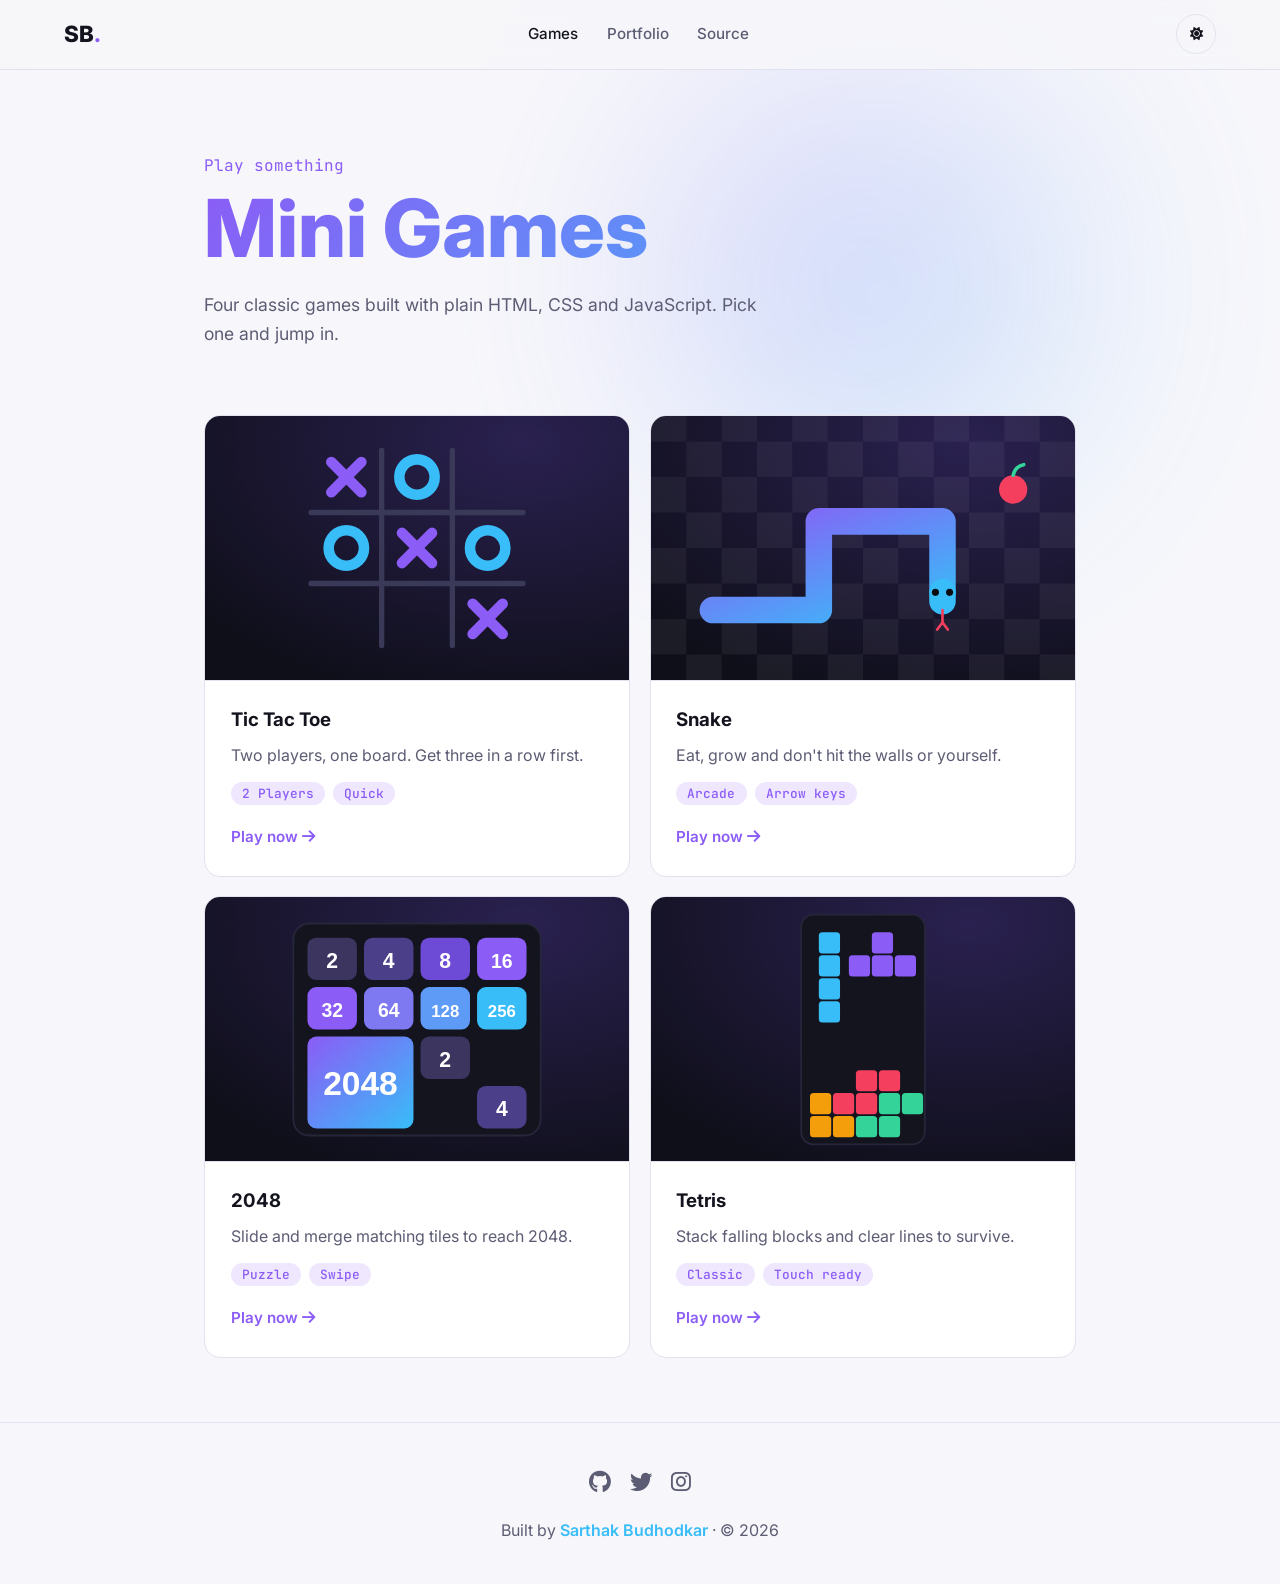
<file: index.html>
<!DOCTYPE html>
<html lang="en">
<head>
<meta charset="UTF-8">
<meta name="viewport" content="width=device-width, initial-scale=1.0">
<title>Mini Games | Sarthak Budhodkar</title>
<meta name="description" content="A small collection of browser games: Tic Tac Toe, Snake, 2048 and Tetris.">
<link rel="preconnect" href="https://fonts.googleapis.com">
<link href="https://fonts.googleapis.com/css2?family=Inter:wght@400;500;600;700;800&family=JetBrains+Mono:wght@500&display=swap" rel="stylesheet">
<link rel="stylesheet" href="https://cdnjs.cloudflare.com/ajax/libs/font-awesome/6.0.0/css/all.min.css">
<link rel="stylesheet" href="Main/theme.css">
</head>
<body>
<header class="nav">
  <a href="https://sarthak-budhodkar.github.io/Home-page/" class="logo" aria-label="Home">SB<span>.</span></a>
  <nav id="menu">
    <a href="index.html" class="active">Games</a>
    <a href="https://sarthak-budhodkar.github.io/Home-page/">Portfolio</a>
    <a href="https://github.com/Sarthak-Budhodkar/Games" target="_blank" rel="noopener">Source</a>
  </nav>
  <div class="nav-actions">
    <button id="theme-toggle" aria-label="Toggle theme"><i class="fas fa-moon"></i></button>
    <button id="menu-toggle" aria-label="Toggle menu"><i class="fas fa-bars"></i></button>
  </div>
</header>

<main>
  <section class="hero">
    <div class="glow"></div>
    <p class="eyebrow">Play something</p>
    <h1>Mini Games</h1>
    <p class="lead">Four classic games built with plain HTML, CSS and JavaScript. Pick one and jump in.</p>
  </section>

  <section class="reveal" style="padding-top:2rem">
    <div class="cards games-grid">
      <a class="card game-card" href="tic-tac-toe/tic-tac-toe.html">
        <img src="Main/images/tic-tac-toe.svg" alt="Tic Tac Toe artwork">
        <div class="body">
          <h3>Tic Tac Toe</h3>
          <p>Two players, one board. Get three in a row first.</p>
          <div class="tags"><span>2 Players</span><span>Quick</span></div>
          <div class="play">Play now <i class="fas fa-arrow-right"></i></div>
        </div>
      </a>
      <a class="card game-card" href="snake game/snake.html">
        <img src="Main/images/snake.svg" alt="Snake artwork">
        <div class="body">
          <h3>Snake</h3>
          <p>Eat, grow and don't hit the walls or yourself.</p>
          <div class="tags"><span>Arcade</span><span>Arrow keys</span></div>
          <div class="play">Play now <i class="fas fa-arrow-right"></i></div>
        </div>
      </a>
      <a class="card game-card" href="2048/2048.html">
        <img src="Main/images/2048.svg" alt="2048 artwork">
        <div class="body">
          <h3>2048</h3>
          <p>Slide and merge matching tiles to reach 2048.</p>
          <div class="tags"><span>Puzzle</span><span>Swipe</span></div>
          <div class="play">Play now <i class="fas fa-arrow-right"></i></div>
        </div>
      </a>
      <a class="card game-card" href="Tetris/tetris.html">
        <img src="Main/images/tetris.svg" alt="Falling blocks artwork">
        <div class="body">
          <h3>Tetris</h3>
          <p>Stack falling blocks and clear lines to survive.</p>
          <div class="tags"><span>Classic</span><span>Touch ready</span></div>
          <div class="play">Play now <i class="fas fa-arrow-right"></i></div>
        </div>
      </a>
    </div>
  </section>
</main>

<footer>
  <div class="social">
    <a href="https://github.com/Sarthak-Budhodkar" target="_blank" rel="noopener" aria-label="GitHub"><i class="fab fa-github"></i></a>
    <a href="https://x.com/SBudhodkar" target="_blank" rel="noopener" aria-label="X"><i class="fab fa-twitter"></i></a>
    <a href="https://www.instagram.com/sa43hak" target="_blank" rel="noopener" aria-label="Instagram"><i class="fab fa-instagram"></i></a>
  </div>
  <p>Built by <a href="https://sarthak-budhodkar.github.io/Home-page/">Sarthak Budhodkar</a> &middot; &copy; 2026</p>
</footer>
<script src="Main/theme.js"></script>
</body>
</html>
</file>
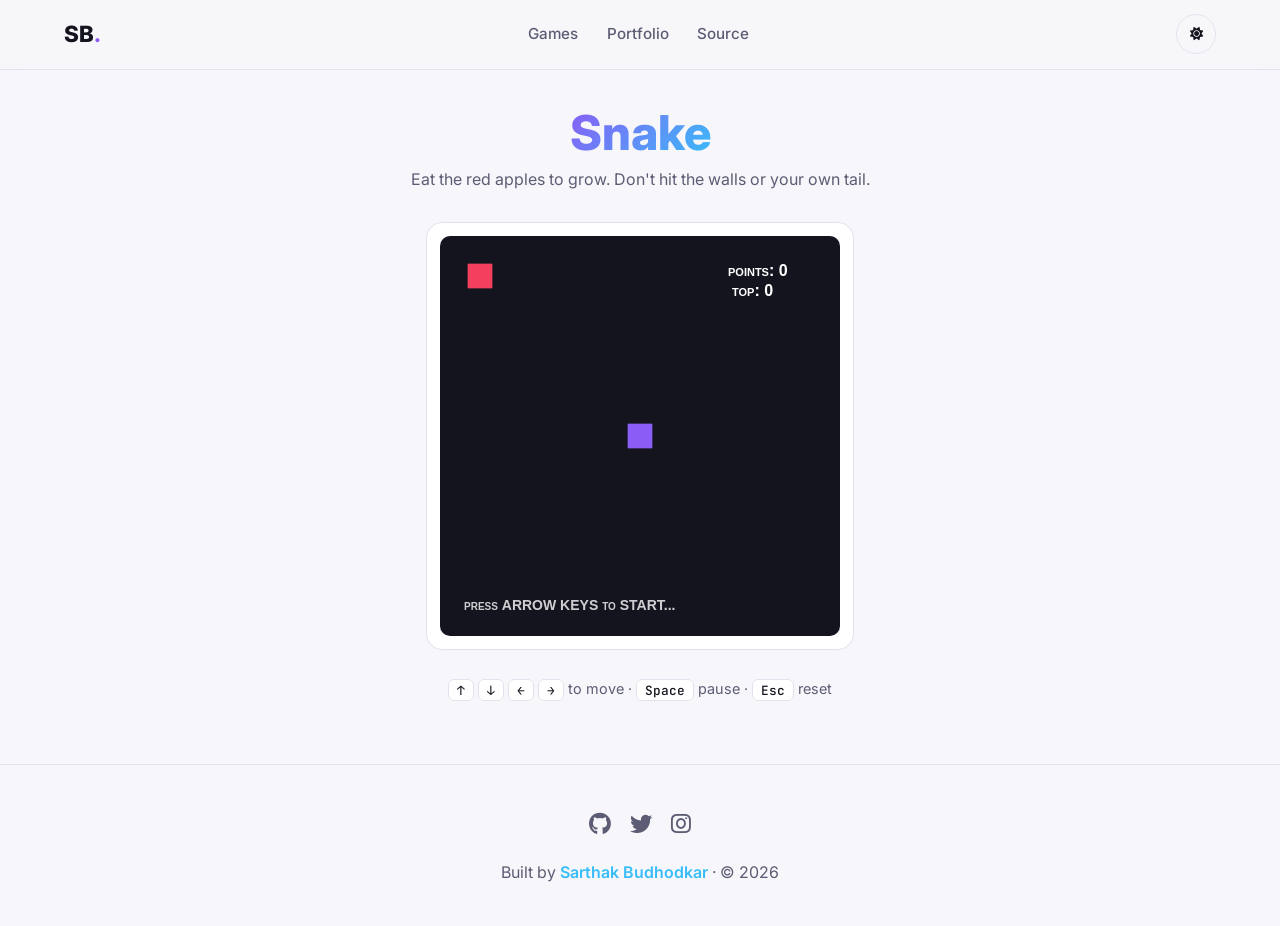
<file: snake game/snake.html>
<!DOCTYPE html>
<html lang="en">
<head>
<meta charset="UTF-8">
<meta name="viewport" content="width=device-width, initial-scale=1">
<title>Snake | Mini Games</title>
<link rel="preconnect" href="https://fonts.googleapis.com">
<link href="https://fonts.googleapis.com/css2?family=Inter:wght@400;500;600;700;800&family=JetBrains+Mono:wght@500&display=swap" rel="stylesheet">
<link rel="stylesheet" href="https://cdnjs.cloudflare.com/ajax/libs/font-awesome/6.0.0/css/all.min.css">
<link rel="stylesheet" href="../Main/theme.css">
<link rel="stylesheet" href="snake.css">
</head>
<body>
<header class="nav">
  <a href="https://sarthak-budhodkar.github.io/Home-page/" class="logo" aria-label="Home">SB<span>.</span></a>
  <nav id="menu">
    <a href="../index.html">Games</a>
    <a href="https://sarthak-budhodkar.github.io/Home-page/">Portfolio</a>
    <a href="https://github.com/Sarthak-Budhodkar/Games" target="_blank" rel="noopener">Source</a>
  </nav>
  <div class="nav-actions">
    <button id="theme-toggle" aria-label="Toggle theme"><i class="fas fa-moon"></i></button>
    <button id="menu-toggle" aria-label="Toggle menu"><i class="fas fa-bars"></i></button>
  </div>
</header>

<main>
  <div class="game-page">
    <h1 class="game-title">Snake</h1>
    <p class="game-sub">Eat the red apples to grow. Don't hit the walls or your own tail.</p>
    <div class="panel">
      <canvas id="gc" class="game-canvas" width="400" height="400"></canvas>
    </div>
    <div class="keys" aria-label="On-screen controls">
      <a class="arr up"    onclick="Snake.action('up')"    aria-label="Up"><i class="fas fa-chevron-up"></i></a>
      <a class="arr left"  onclick="Snake.action('left')"  aria-label="Left"><i class="fas fa-chevron-left"></i></a>
      <a class="arr down"  onclick="Snake.action('down')"  aria-label="Down"><i class="fas fa-chevron-down"></i></a>
      <a class="arr right" onclick="Snake.action('right')" aria-label="Right"><i class="fas fa-chevron-right"></i></a>
    </div>
    <p class="hint"><kbd>&uarr;</kbd> <kbd>&darr;</kbd> <kbd>&larr;</kbd> <kbd>&rarr;</kbd> to move &middot; <kbd>Space</kbd> pause &middot; <kbd>Esc</kbd> reset</p>
  </div>
</main>

<footer>
  <div class="social">
    <a href="https://github.com/Sarthak-Budhodkar" target="_blank" rel="noopener" aria-label="GitHub"><i class="fab fa-github"></i></a>
    <a href="https://x.com/SBudhodkar" target="_blank" rel="noopener" aria-label="X"><i class="fab fa-twitter"></i></a>
    <a href="https://www.instagram.com/sa43hak" target="_blank" rel="noopener" aria-label="Instagram"><i class="fab fa-instagram"></i></a>
  </div>
  <p>Built by <a href="https://sarthak-budhodkar.github.io/Home-page/">Sarthak Budhodkar</a> &middot; &copy; 2026</p>
</footer>
<script src="../Main/theme.js"></script>
<script src="snake.js"></script>
</body>
</html>
</file>
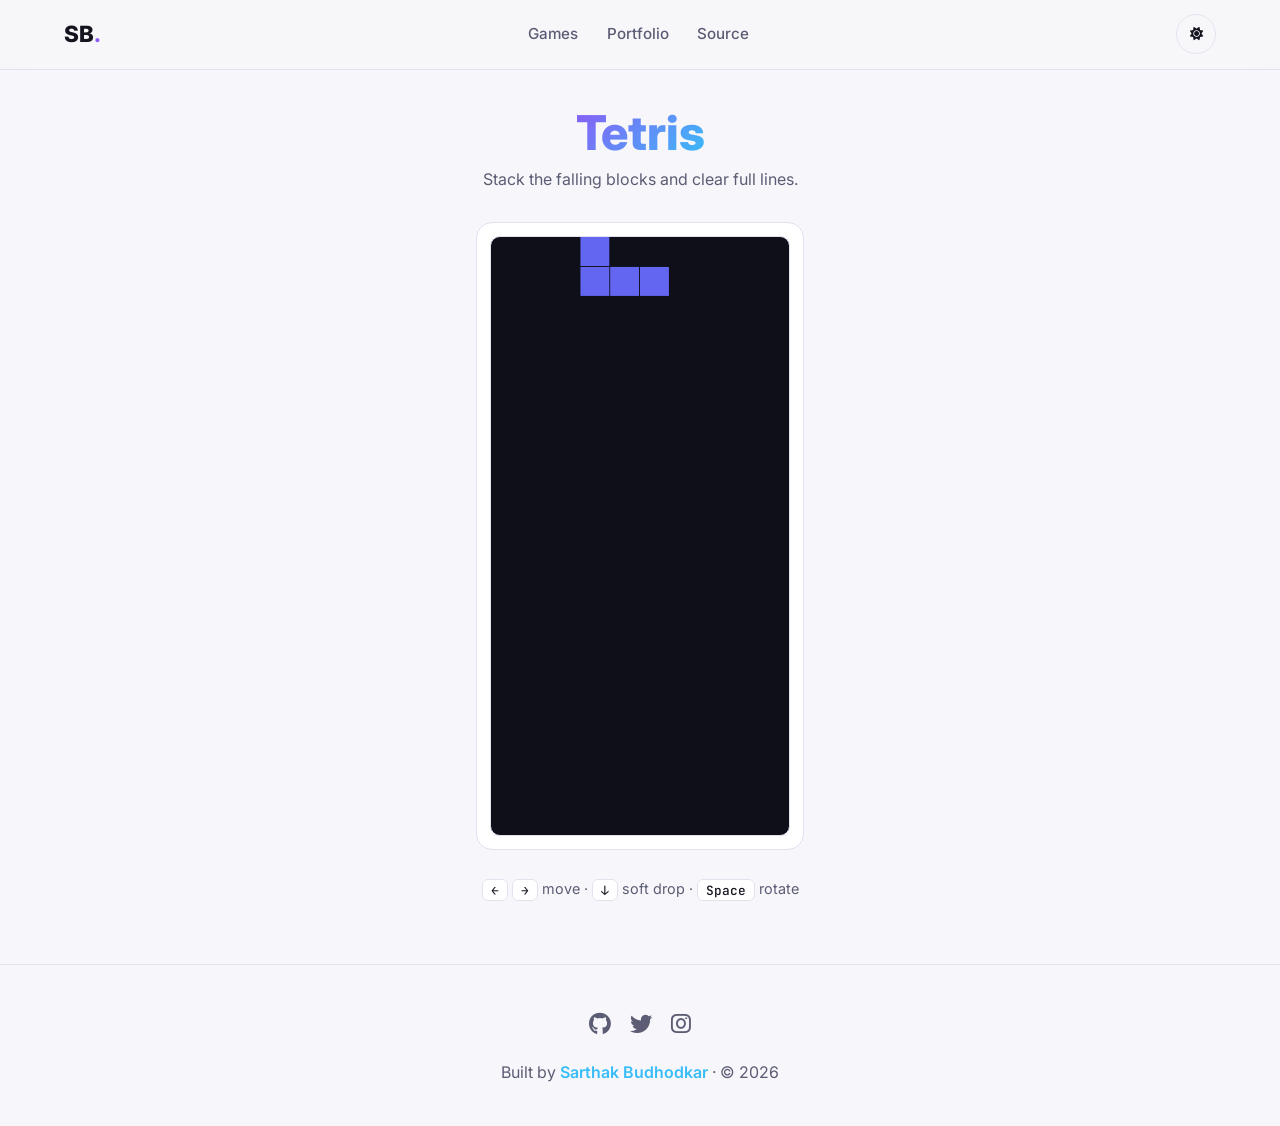
<file: Tetris/tetris.html>
<!DOCTYPE html>
<html lang="en">
<head>
<meta charset="UTF-8">
<meta name="viewport" content="width=device-width, initial-scale=1.0">
<title>Tetris | Mini Games</title>
<link rel="preconnect" href="https://fonts.googleapis.com">
<link href="https://fonts.googleapis.com/css2?family=Inter:wght@400;500;600;700;800&family=JetBrains+Mono:wght@500&display=swap" rel="stylesheet">
<link rel="stylesheet" href="https://cdnjs.cloudflare.com/ajax/libs/font-awesome/6.0.0/css/all.min.css">
<link rel="stylesheet" href="../Main/theme.css">
<link rel="stylesheet" href="tetris.css">
</head>
<body>
<header class="nav">
  <a href="https://sarthak-budhodkar.github.io/Home-page/" class="logo" aria-label="Home">SB<span>.</span></a>
  <nav id="menu">
    <a href="../index.html">Games</a>
    <a href="https://sarthak-budhodkar.github.io/Home-page/">Portfolio</a>
    <a href="https://github.com/Sarthak-Budhodkar/Games" target="_blank" rel="noopener">Source</a>
  </nav>
  <div class="nav-actions">
    <button id="theme-toggle" aria-label="Toggle theme"><i class="fas fa-moon"></i></button>
    <button id="menu-toggle" aria-label="Toggle menu"><i class="fas fa-bars"></i></button>
  </div>
</header>

<main>
  <div class="game-page">
    <h1 class="game-title">Tetris</h1>
    <p class="game-sub">Stack the falling blocks and clear full lines.</p>
    <div class="panel">
      <canvas width="320" height="640" id="game"></canvas>
    </div>
    <div class="touch">
      <div class="rotate" id="cbtn" role="button" aria-label="Rotate"><i class="fas fa-rotate-right"></i></div>
      <div class="down" role="button" aria-label="Drop"><i class="fas fa-angles-down"></i></div>
    </div>
    <p class="hint"><kbd>&larr;</kbd> <kbd>&rarr;</kbd> move &middot; <kbd>&darr;</kbd> soft drop &middot; <kbd>Space</kbd> rotate</p>
  </div>
</main>

<footer>
  <div class="social">
    <a href="https://github.com/Sarthak-Budhodkar" target="_blank" rel="noopener" aria-label="GitHub"><i class="fab fa-github"></i></a>
    <a href="https://x.com/SBudhodkar" target="_blank" rel="noopener" aria-label="X"><i class="fab fa-twitter"></i></a>
    <a href="https://www.instagram.com/sa43hak" target="_blank" rel="noopener" aria-label="Instagram"><i class="fab fa-instagram"></i></a>
  </div>
  <p>Built by <a href="https://sarthak-budhodkar.github.io/Home-page/">Sarthak Budhodkar</a> &middot; &copy; 2026</p>
</footer>
<script src="../Main/theme.js"></script>
<script src="tetris.js"></script>
</body>
</html>
</file>
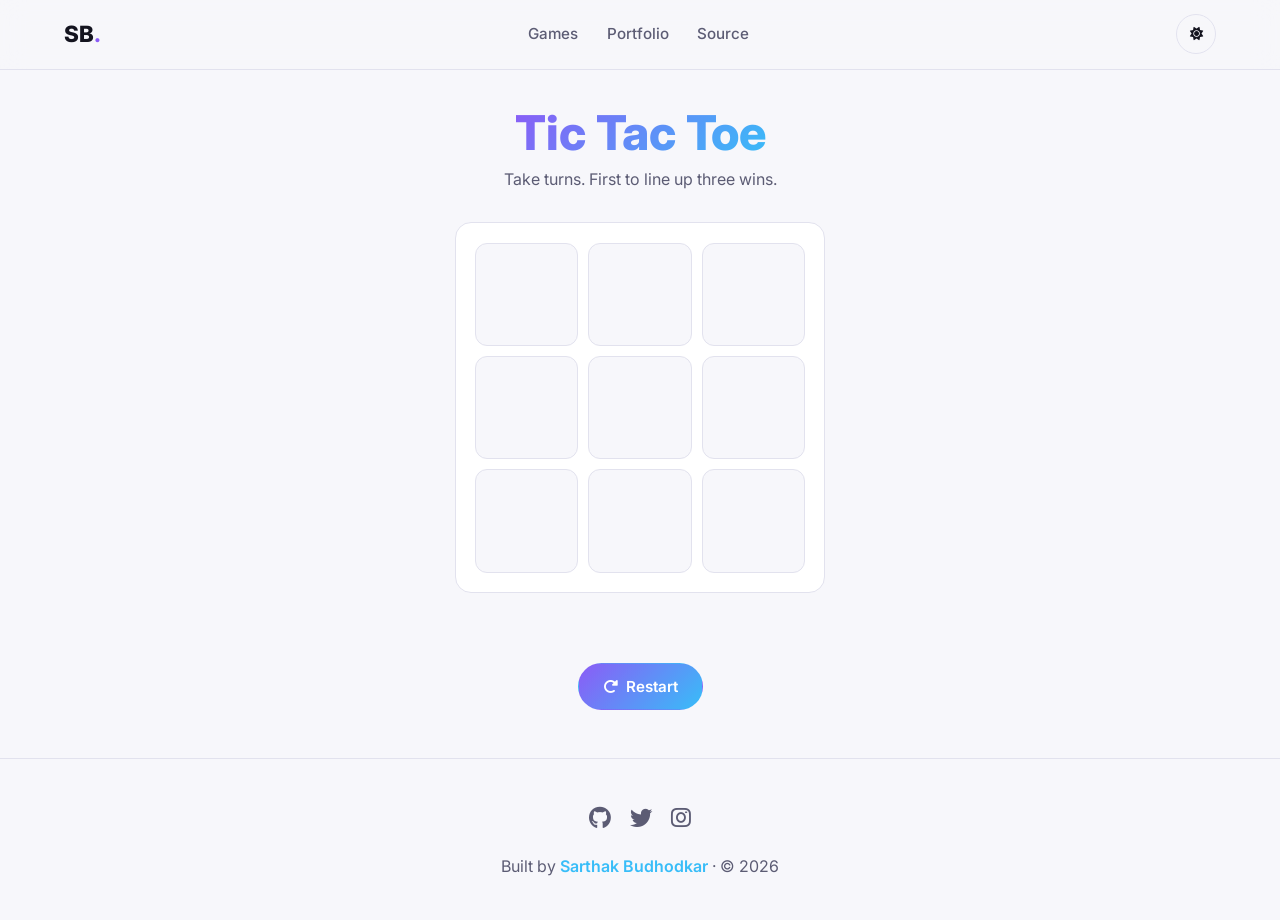
<file: tic-tac-toe/tic-tac-toe.html>
<!DOCTYPE html>
<html lang="en">
<head>
<meta charset="UTF-8">
<meta name="viewport" content="width=device-width, initial-scale=1.0">
<title>Tic Tac Toe | Mini Games</title>
<link rel="preconnect" href="https://fonts.googleapis.com">
<link href="https://fonts.googleapis.com/css2?family=Inter:wght@400;500;600;700;800&family=JetBrains+Mono:wght@500&display=swap" rel="stylesheet">
<link rel="stylesheet" href="https://cdnjs.cloudflare.com/ajax/libs/font-awesome/6.0.0/css/all.min.css">
<link rel="stylesheet" href="../Main/theme.css">
<link rel="stylesheet" href="tic-tac-toe.css">
</head>
<body>
<header class="nav">
  <a href="https://sarthak-budhodkar.github.io/Home-page/" class="logo" aria-label="Home">SB<span>.</span></a>
  <nav id="menu">
    <a href="../index.html">Games</a>
    <a href="https://sarthak-budhodkar.github.io/Home-page/">Portfolio</a>
    <a href="https://github.com/Sarthak-Budhodkar/Games" target="_blank" rel="noopener">Source</a>
  </nav>
  <div class="nav-actions">
    <button id="theme-toggle" aria-label="Toggle theme"><i class="fas fa-moon"></i></button>
    <button id="menu-toggle" aria-label="Toggle menu"><i class="fas fa-bars"></i></button>
  </div>
</header>

<main>
  <div class="game-page">
    <h1 class="game-title">Tic Tac Toe</h1>
    <p class="game-sub">Take turns. First to line up three wins.</p>
    <div class="panel">
      <div class="board" id="board">
        <div class="cell" onclick="makeMove(0)"></div>
        <div class="cell" onclick="makeMove(1)"></div>
        <div class="cell" onclick="makeMove(2)"></div>
        <div class="cell" onclick="makeMove(3)"></div>
        <div class="cell" onclick="makeMove(4)"></div>
        <div class="cell" onclick="makeMove(5)"></div>
        <div class="cell" onclick="makeMove(6)"></div>
        <div class="cell" onclick="makeMove(7)"></div>
        <div class="cell" onclick="makeMove(8)"></div>
      </div>
    </div>
    <div id="result"></div>
    <button class="btn primary restart-button" onclick="restartGame()"><i class="fas fa-rotate-right"></i> Restart</button>
  </div>
</main>

<footer>
  <div class="social">
    <a href="https://github.com/Sarthak-Budhodkar" target="_blank" rel="noopener" aria-label="GitHub"><i class="fab fa-github"></i></a>
    <a href="https://x.com/SBudhodkar" target="_blank" rel="noopener" aria-label="X"><i class="fab fa-twitter"></i></a>
    <a href="https://www.instagram.com/sa43hak" target="_blank" rel="noopener" aria-label="Instagram"><i class="fab fa-instagram"></i></a>
  </div>
  <p>Built by <a href="https://sarthak-budhodkar.github.io/Home-page/">Sarthak Budhodkar</a> &middot; &copy; 2026</p>
</footer>
<script src="../Main/theme.js"></script>
<script src="tic-tac-toe.js"></script>
</body>
</html>
</file>
<file: Main/theme.css>
/* Shared theme for every page — matches the Home-page portfolio */
:root {
  --bg: #0b0b12;
  --surface: #14141f;
  --border: #26263a;
  --text: #f2f2f8;
  --muted: #a0a0b8;
  --primary: #8b5cf6;
  --accent: #38bdf8;
  --grad: linear-gradient(135deg, #8b5cf6, #38bdf8);
}
body.light {
  --bg: #f7f7fb;
  --surface: #fff;
  --border: #e2e2ee;
  --text: #14141f;
  --muted: #5c5c74;
}
* { box-sizing: border-box }
html { scroll-behavior: smooth; overflow-x: clip }
body {
  margin: 0;
  padding-top: 72px;
  min-height: 100vh;
  display: flex;
  flex-direction: column;
  font-family: 'Inter', sans-serif;
  background: var(--bg);
  color: var(--text);
  line-height: 1.7;
  transition: background .3s, color .3s;
}
a { color: var(--accent) }

/* ---------- Navbar ---------- */
.nav {
  position: fixed; top: 0; left: 0; right: 0; z-index: 100;
  display: flex; justify-content: space-between; align-items: center;
  padding: .9rem 5vw;
  background: color-mix(in srgb, var(--bg) 80%, transparent);
  backdrop-filter: blur(12px);
  border-bottom: 1px solid var(--border);
}
.logo { font-weight: 800; font-size: 1.4rem; color: var(--text); text-decoration: none }
.logo span { color: var(--primary) }
.nav nav { display: flex; gap: 1.8rem }
.nav nav a { color: var(--muted); text-decoration: none; font-weight: 500; font-size: .95rem; transition: color .2s }
.nav nav a:hover, .nav nav a.active { color: var(--text) }
.nav-actions { display: flex; gap: .5rem }
.nav-actions button {
  background: none; border: 1px solid var(--border); color: var(--text);
  width: 40px; height: 40px; border-radius: 50%; cursor: pointer; transition: .2s;
}
.nav-actions button:hover { border-color: var(--primary); color: var(--primary) }
#menu-toggle { display: none }

/* ---------- Layout ---------- */
main { width: 100%; max-width: 1000px; margin: 0 auto; padding: 0 5vw; flex: 1 }
section { padding: 4rem 0 }
h2 { font-size: 2rem; margin: 0 0 2rem; display: flex; align-items: center; gap: .8rem }
h2 span { font: 500 1rem 'JetBrains Mono', monospace; color: var(--primary) }
.muted { color: var(--muted) }

/* ---------- Hero (games index) ---------- */
.hero { position: relative; padding: 5rem 0 1rem }
.glow {
  position: absolute; width: 420px; height: 420px; border-radius: 50%;
  background: var(--grad); filter: blur(120px); opacity: .25;
  top: 0; right: 0; max-width: 100%; z-index: -1; pointer-events: none;
}
.eyebrow { font-family: 'JetBrains Mono', monospace; color: var(--primary); margin: 0 }
.hero h1 {
  font-size: clamp(2.5rem, 8vw, 5rem); line-height: 1.1; margin: .3rem 0; font-weight: 800;
  background: var(--grad); -webkit-background-clip: text; background-clip: text; color: transparent;
}
.lead { color: var(--muted); max-width: 560px; font-size: 1.1rem }

/* ---------- Buttons ---------- */
.btn {
  display: inline-flex; align-items: center; gap: .5rem;
  padding: .8rem 1.5rem; border-radius: 999px; font-weight: 600; font-size: .95rem;
  text-decoration: none; border: 1px solid transparent; transition: .25s;
  font-family: inherit; cursor: pointer;
}
.btn.primary { background: var(--grad); color: #fff }
.btn.primary:hover { transform: translateY(-2px); box-shadow: 0 8px 24px rgba(139, 92, 246, .4) }
.btn.ghost { background: none; border-color: var(--border); color: var(--text) }
.btn.ghost:hover { border-color: var(--primary); color: var(--primary) }

/* ---------- Cards ---------- */
.cards { display: grid; grid-template-columns: repeat(auto-fit, minmax(250px, 1fr)); gap: 1.2rem }
.card {
  background: var(--surface); border: 1px solid var(--border);
  border-radius: 16px; padding: 1.6rem; transition: .25s;
}
.card:hover { transform: translateY(-5px); border-color: var(--primary) }
.card h3 { margin: .8rem 0 .4rem }
.card p { color: var(--muted); margin: 0 }
.games-grid { grid-template-columns: repeat(2, 1fr) }
.game-card { padding: 0; overflow: hidden; display: flex; flex-direction: column; color: inherit; text-decoration: none }
.game-card img { width: 100%; aspect-ratio: 8 / 5; object-fit: cover; display: block; border-bottom: 1px solid var(--border) }
.game-card .body { padding: 1.4rem 1.6rem 1.6rem; display: flex; flex-direction: column; flex: 1 }
.game-card h3 { margin-top: 0 }
.tags { display: flex; flex-wrap: wrap; gap: .5rem; margin-top: .8rem }
.tags span {
  font: 500 .8rem 'JetBrains Mono', monospace; padding: .2rem .7rem; border-radius: 999px;
  background: color-mix(in srgb, var(--primary) 15%, transparent); color: var(--primary);
}
.game-card .play { margin-top: auto; padding-top: 1.2rem; color: var(--primary); font-weight: 600; font-size: .95rem }
.game-card:hover .play i { transform: translateX(4px) }
.game-card .play i { transition: transform .2s }

/* ---------- Game page shell ---------- */
.game-page { text-align: center; padding: 2rem 0 3rem }
.game-title {
  display: table; margin: 0 auto .3rem;
  font-size: clamp(2rem, 6vw, 3rem); font-weight: 800; line-height: 1.2;
  background: var(--grad); -webkit-background-clip: text; background-clip: text; color: transparent;
}
.game-sub { color: var(--muted); margin: 0 auto 1.8rem; max-width: 520px }
.panel {
  display: inline-block; max-width: 100%;
  background: var(--surface); border: 1px solid var(--border); border-radius: 16px; padding: 1.2rem;
}
.hint { color: var(--muted); font-size: .9rem; margin-top: 1.2rem }
kbd {
  font: 500 .8rem 'JetBrains Mono', monospace; padding: .1rem .5rem; border-radius: 6px;
  border: 1px solid var(--border); background: var(--surface); color: var(--text);
}

/* ---------- Footer ---------- */
footer { text-align: center; padding: 2.5rem 1rem; border-top: 1px solid var(--border); color: var(--muted) }
footer p { margin: 0 }
footer a { color: var(--accent); text-decoration: none; font-weight: 600 }
footer a:hover { color: var(--primary) }
.social { display: flex; justify-content: center; gap: 1.2rem; margin-bottom: 1rem }
.social a { color: var(--muted); font-size: 1.4rem; transition: .2s }
.social a:hover { color: var(--primary); transform: translateY(-3px) }

/* ---------- Reveal animation ---------- */
.reveal { opacity: 0; transform: translateY(24px); transition: opacity .7s, transform .7s }
.reveal.show { opacity: 1; transform: none }

@media (max-width: 760px) {
  #menu-toggle { display: block }
  .nav nav {
    position: absolute; top: 100%; left: 0; right: 0; flex-direction: column; gap: 0;
    background: var(--bg); border-bottom: 1px solid var(--border);
    max-height: 0; overflow: hidden; transition: max-height .3s;
  }
  .nav nav.open { max-height: 300px }
  .nav nav a { padding: .9rem 5vw }
  section { padding: 3rem 0 }
  .games-grid { grid-template-columns: 1fr }
}
@media (prefers-reduced-motion: reduce) {
  * { animation: none !important; transition: none !important }
  .reveal { opacity: 1; transform: none }
}
</file>
<file: snake game/snake.css>
.panel { padding: .8rem }
.game-canvas {
  display: block;
  width: min(400px, 82vw);
  height: auto;
  aspect-ratio: 1;
  border-radius: 10px;
  touch-action: none;
}
.keys {
  display: grid;
  grid-template-columns: repeat(3, 64px);
  grid-template-areas: ". up ." "left down right";
  gap: 8px;
  justify-content: center;
  margin: 1.4rem auto 0;
}
.arr {
  display: flex; align-items: center; justify-content: center;
  height: 56px;
  background: var(--surface);
  border: 1px solid var(--border);
  border-radius: 14px;
  color: var(--text);
  font-size: 1.2rem;
  cursor: pointer;
  user-select: none;
  transition: .2s;
}
.arr:hover { border-color: var(--primary); color: var(--primary) }
.arr:active { background: var(--primary); color: #fff; transform: scale(.94) }
.arr.up { grid-area: up }
.arr.left { grid-area: left }
.arr.down { grid-area: down }
.arr.right { grid-area: right }
@media (hover: hover) and (pointer: fine) { .keys { display: none } }
</file>
<file: Tetris/tetris.css>
.panel { padding: .8rem }
canvas#game {
  display: block;
  width: min(300px, 70vw);
  height: auto;
  aspect-ratio: 1 / 2;
  background: #0f0f1a;
  border: 1px solid var(--border);
  border-radius: 10px;
}
.touch { display: flex; justify-content: center; gap: 1rem; margin-top: 1.2rem }
.rotate, .down {
  display: flex; align-items: center; justify-content: center;
  width: 64px; height: 56px;
  background: var(--surface);
  border: 1px solid var(--border);
  border-radius: 14px;
  color: var(--text);
  font-size: 1.2rem;
  cursor: pointer;
  user-select: none;
  transition: .2s;
}
.rotate:hover, .down:hover { border-color: var(--primary); color: var(--primary) }
.rotate:active, .down:active { background: var(--primary); color: #fff; transform: scale(.94) }
@media (hover: hover) and (pointer: fine) { .touch { display: none } }
</file>
<file: tic-tac-toe/tic-tac-toe.css>
.board {
  display: grid;
  grid-template-columns: repeat(3, 1fr);
  gap: 10px;
  width: min(330px, 78vw);
}
.cell {
  aspect-ratio: 1;
  background: var(--bg);
  border: 1px solid var(--border);
  border-radius: 12px;
  font-size: clamp(2.2rem, 12vw, 3.4rem);
  font-weight: 800;
  display: flex;
  align-items: center;
  justify-content: center;
  cursor: pointer;
  user-select: none;
  transition: .2s;
}
.cell:hover { border-color: var(--primary); transform: translateY(-2px) }
.cell:active { transform: scale(.95) }
.cell.X { color: var(--primary) }
.cell.O { color: var(--accent) }
#result {
  min-height: 2rem;
  margin: 1.2rem 0 .8rem;
  color: var(--muted);
  font-size: 1.15rem;
  opacity: 0;
  transition: opacity .5s;
}
#result.show { opacity: 1 }
.restart-button { margin-top: .4rem }
#winner {
  position: fixed;
  top: 50%; left: 50%;
  transform: translate(-50%, -50%);
  z-index: 200;
  padding: 1.2rem 2.4rem;
  font-size: 2rem;
  font-weight: 800;
  color: #fff;
  background: var(--grad);
  border-radius: 16px;
  box-shadow: 0 12px 40px rgba(139, 92, 246, .5);
  animation: pop .4s ease;
}
@keyframes pop { from { transform: translate(-50%, -50%) scale(.6); opacity: 0 } }
</file>
